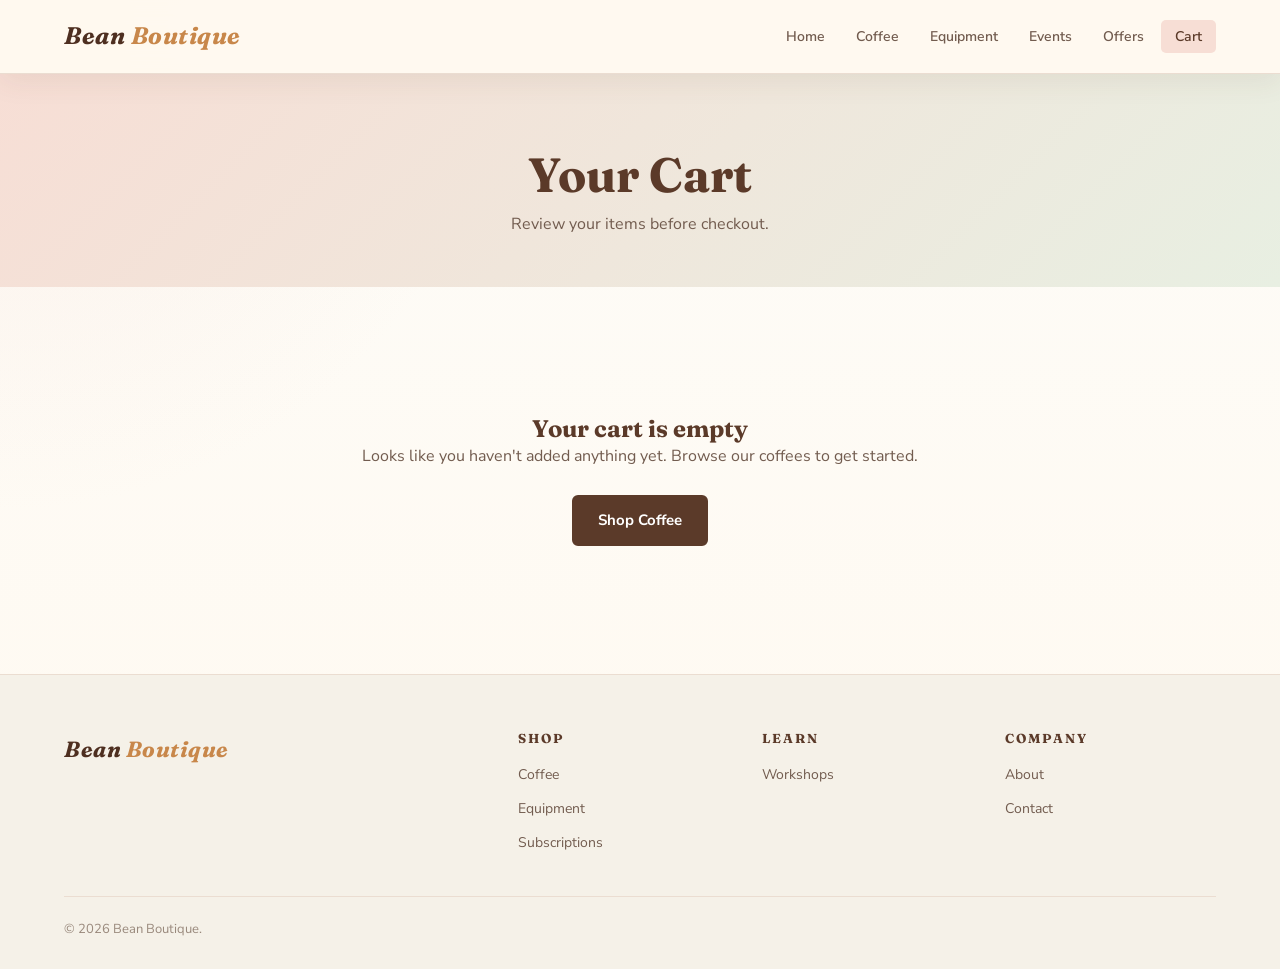
<file: Bean Boutique/BeanBoutique/cart.html>
<!DOCTYPE html>
<html lang="en">
<head>
  <meta charset="UTF-8" />
  <meta name="viewport" content="width=device-width, initial-scale=1.0" />
  <title>Shopping Cart - Bean Boutique</title>
  <link rel="preconnect" href="https://fonts.googleapis.com" />
  <link href="https://fonts.googleapis.com/css2?family=Fraunces:opsz,wght@9..144,600;9..144,700&family=Nunito+Sans:wght@400;600;700;800&display=swap" rel="stylesheet" />
  <link rel="stylesheet" href="styles.css" />
</head>
<body>

  <nav class="navbar" aria-label="Main navigation">
    <div class="container">
      <a href="index.html" class="nav-logo">Bean <span>Boutique</span></a>
      <ul class="nav-links" id="navLinks">
        <li><a href="index.html">Home</a></li>
        <li><a href="coffee.html">Coffee</a></li>
        <li><a href="equipment.html">Equipment</a></li>
        <li><a href="events.html">Events</a></li>
        <li><a href="offers.html">Offers</a></li>
        <li><a href="cart.html" class="nav-cart">Cart <span class="cart-count">0</span></a></li>
      </ul>
      <button class="nav-toggle" aria-label="Toggle menu" aria-expanded="false">
        <span></span><span></span><span></span>
      </button>
    </div>
  </nav>


  <header class="page-hero">
    <div class="container">
      <h1>Your Cart</h1>
      <p>Review your items before checkout.</p>
    </div>
  </header>


  <main>
    <section class="section">
      <div class="container">
        <div class="cart-layout" id="cartLayout">

                  <div>
            <div class="cart-items-list" id="cartItemsList">
            </div>
          </div>

                  <aside class="cart-summary" id="cartSummary">
            <h3>Order Summary</h3>
            <div class="summary-row">
              <span>Subtotal</span>
              <span id="summarySubtotal">0.00 LYD</span>
            </div>
            <div class="summary-row">
              <span>Delivery</span>
              <span id="summaryDelivery">15.00 LYD</span>
            </div>
            <div class="summary-row">
              <span>Discount</span>
              <span id="summaryDiscount">None</span>
            </div>
            <div class="summary-row total">
              <span>Total</span>
              <span id="summaryTotal">0.00 LYD</span>
            </div>

            <div style="margin-top:19px;display:flex;gap:8px;">
              <input type="text" id="promoInput" placeholder="Promo code"
                     style="flex:1;padding:10px 14px;border:2px solid var(--line);border-radius:6px;font-family:'Nunito Sans', sans-serif;font-size:14px;outline:none;" />
              <button class="btn btn-outline" id="promoApply" style="padding:10px 16px;font-size:14px;">Apply</button>
            </div>
            <p id="promoMsg" style="font-size:13px;margin-top:8px;min-height:16px;"></p>

            <button class="btn btn-primary" id="checkoutBtn"
                    style="width:100%;margin-top:24px;padding:14px;font-size:16px;">
              Proceed to Checkout
            </button>
            <a href="coffee.html" style="display:block;text-align:center;margin-top:13px;font-size:13px;color:var(--text-mid);">
              Continue Shopping
            </a>
          </aside>

        </div>

        <div class="cart-empty" id="cartEmpty" style="display:none;">
          <h2>Your cart is empty</h2>
          <p>Looks like you haven't added anything yet. Browse our coffees to get started.</p>
          <a href="coffee.html" class="btn btn-primary" style="margin-top:24px;">Shop Coffee</a>
        </div>

      </div>
    </section>
  </main>


  <footer class="footer">
    <div class="container">
      <div class="footer-grid">
        <div class="footer-brand">
          <a href="index.html" class="nav-logo">Bean <span>Boutique</span></a>
        </div>
        <div class="footer-col"><h4>Shop</h4><ul>
          <li><a href="coffee.html">Coffee</a></li>
          <li><a href="equipment.html">Equipment</a></li>
          <li><a href="offers.html">Subscriptions</a></li>
        </ul></div>
        <div class="footer-col"><h4>Learn</h4><ul>
          <li><a href="events.html">Workshops</a></li>
        </ul></div>
        <div class="footer-col"><h4>Company</h4><ul>
          <li><a href="index.html#about">About</a></li>
          <li><a href="index.html#find-us">Contact</a></li>
        </ul></div>
      </div>
      <div class="footer-bottom">
        <p>&copy; 2026 Bean Boutique.</p>
      </div>
    </div>
  </footer>
  <script src="main.js"></script>

  <script src="cart.js"></script>
</body>
</html>
</file>
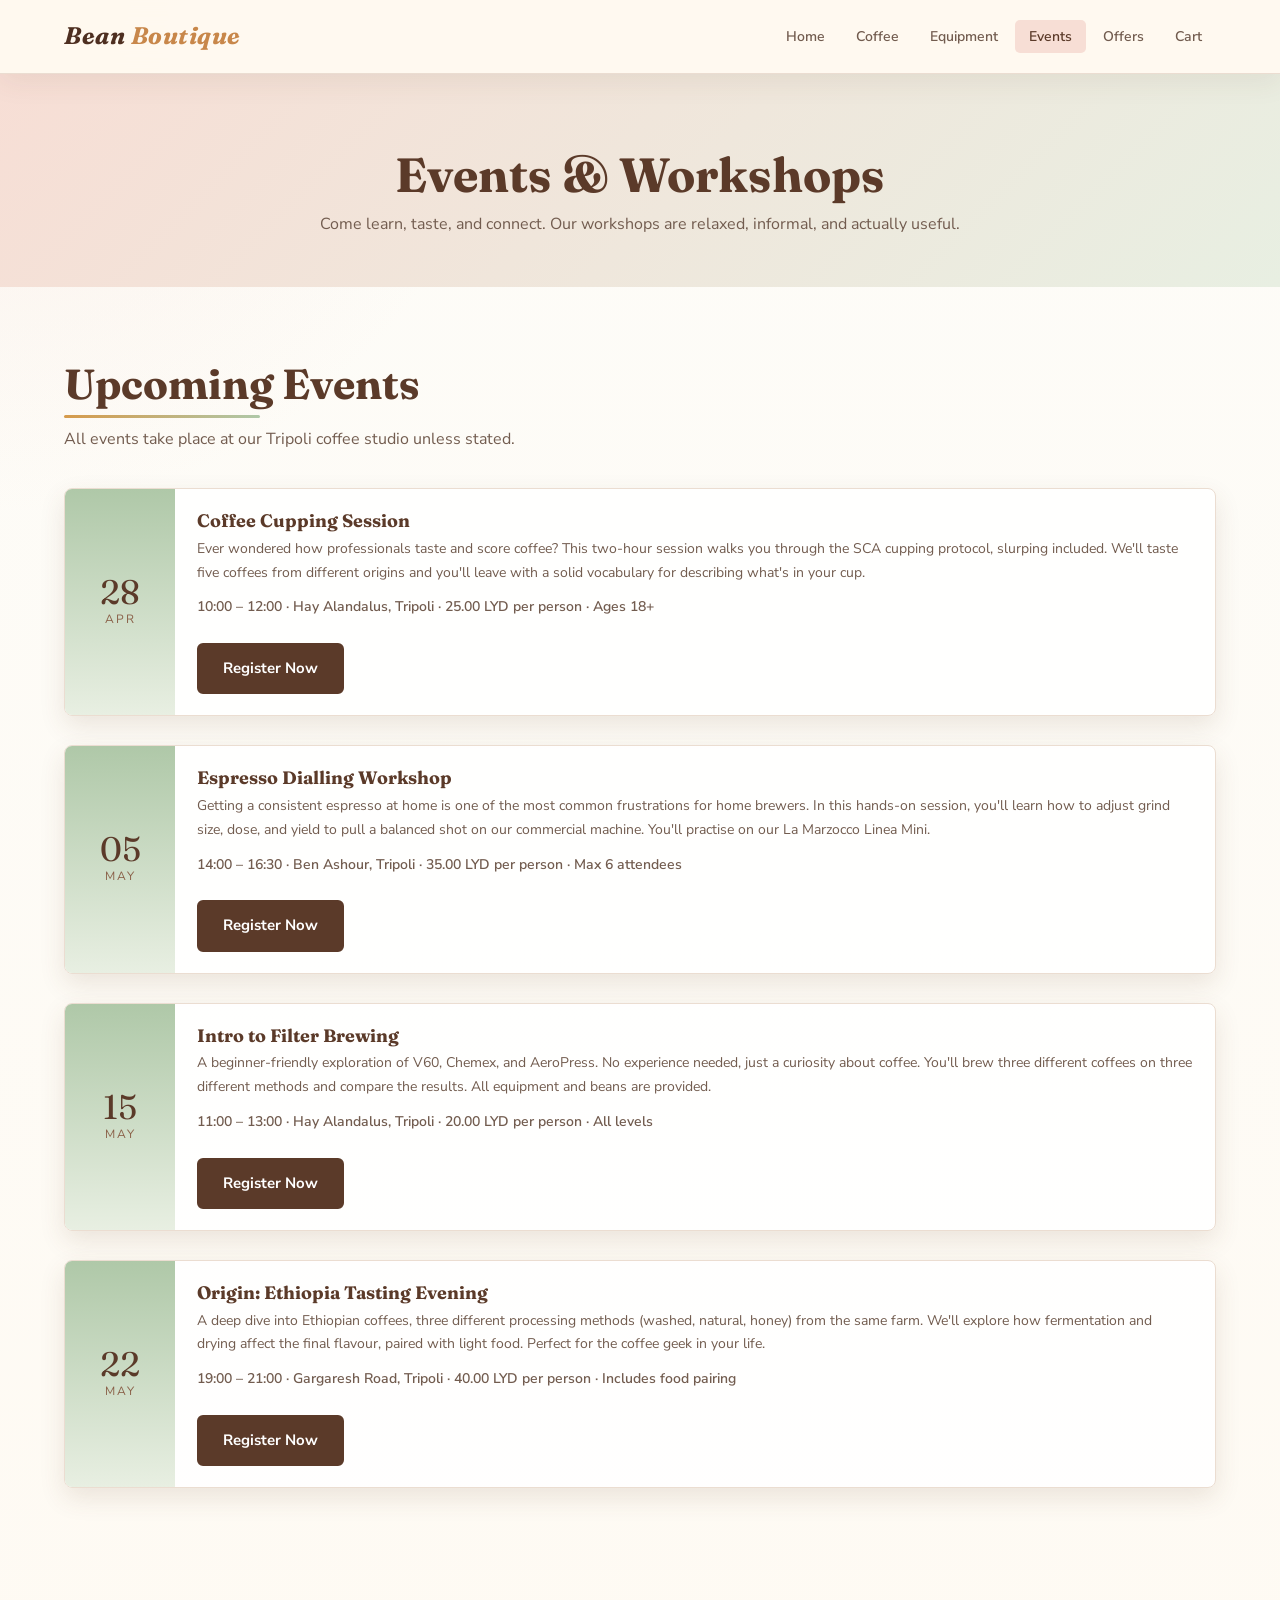
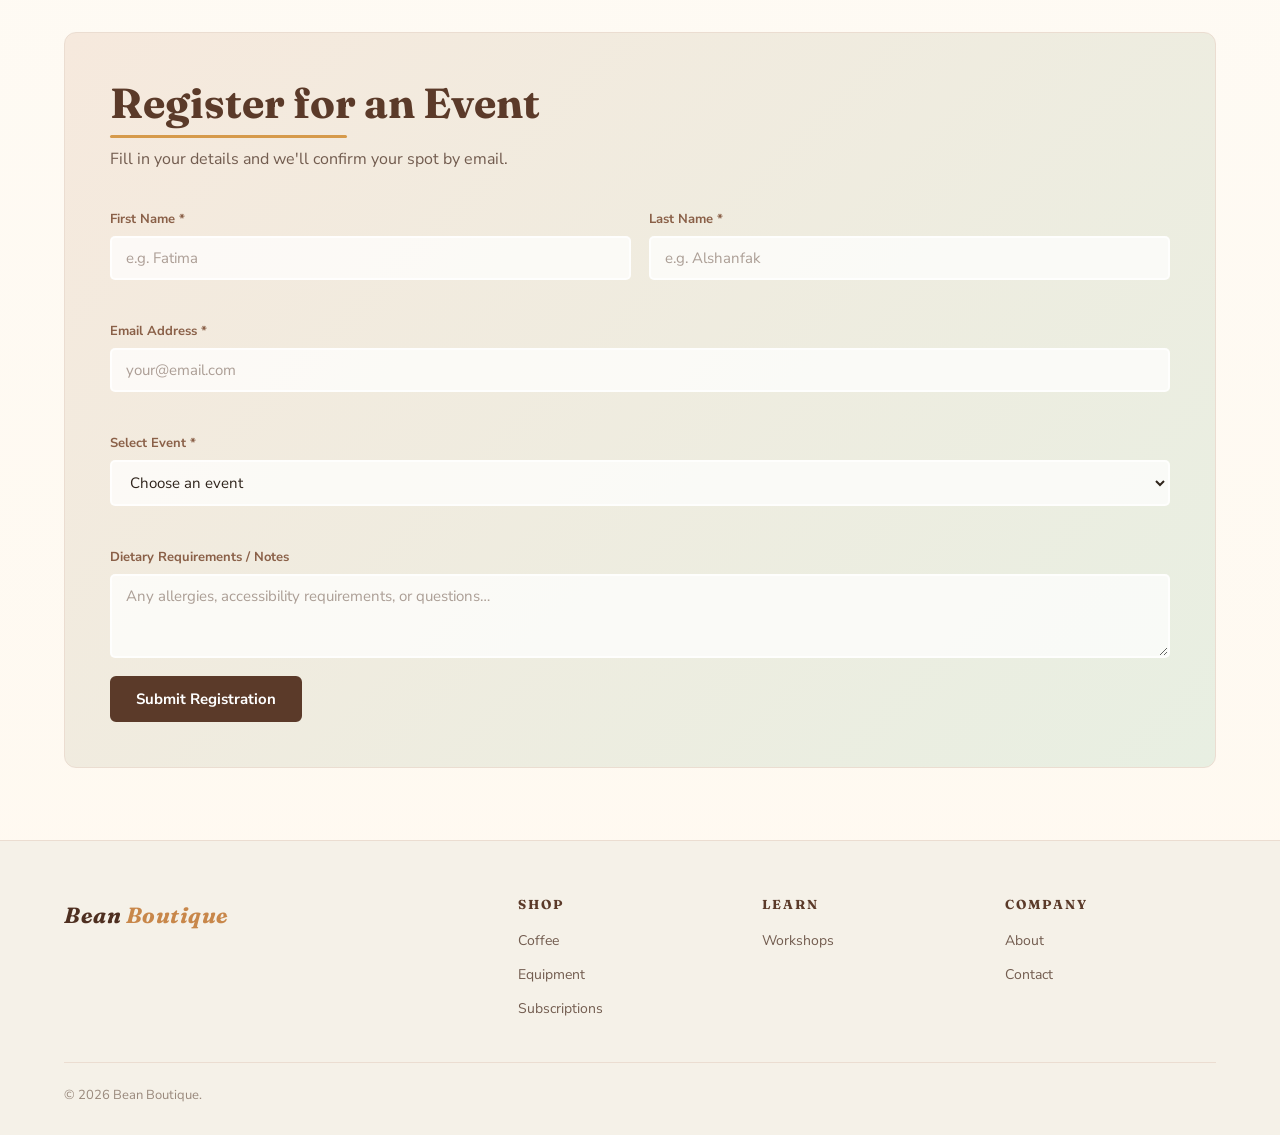
<file: Bean Boutique/BeanBoutique/events.html>
<!DOCTYPE html>
<html lang="en">
<head>
  <meta charset="UTF-8" />
  <meta name="viewport" content="width=device-width, initial-scale=1.0" />
  <title>Events & Workshops - Bean Boutique</title>
  <link rel="preconnect" href="https://fonts.googleapis.com" />
  <link href="https://fonts.googleapis.com/css2?family=Fraunces:opsz,wght@9..144,600;9..144,700&family=Nunito+Sans:wght@400;600;700;800&display=swap" rel="stylesheet" />
  <link rel="stylesheet" href="styles.css" />
</head>
<body>

  <nav class="navbar" aria-label="Main navigation">
    <div class="container">
      <a href="index.html" class="nav-logo">Bean <span>Boutique</span></a>
      <ul class="nav-links" id="navLinks">
        <li><a href="index.html">Home</a></li>
        <li><a href="coffee.html">Coffee</a></li>
        <li><a href="equipment.html">Equipment</a></li>
        <li><a href="events.html">Events</a></li>
        <li><a href="offers.html">Offers</a></li>
        <li><a href="cart.html" class="nav-cart">Cart <span class="cart-count">0</span></a></li>
      </ul>
      <button class="nav-toggle" aria-label="Toggle menu" aria-expanded="false">
        <span></span><span></span><span></span>
      </button>
    </div>
  </nav>


  <header class="page-hero">
    <div class="container">
      <h1>Events & Workshops</h1>
      <p>Come learn, taste, and connect. Our workshops are relaxed, informal, and actually useful.</p>
    </div>
  </header>


  <main>

      <section class="section">
      <div class="container">
        <h2 class="section-title">Upcoming Events</h2>
        <p class="section-subtitle">All events take place at our Tripoli coffee studio unless stated.</p>

        <div class="events-list" role="list">

          <article class="event-item" role="listitem">
            <div class="event-date-block" aria-label="Date: 28 April">
              <span class="day">28</span>
              <span class="month">APR</span>
            </div>
            <div class="event-info">
              <h3>Coffee Cupping Session</h3>
              <p>
                Ever wondered how professionals taste and score coffee? This two-hour
                session walks you through the SCA cupping protocol, slurping included.
                We'll taste five coffees from different origins and you'll leave with a
                solid vocabulary for describing what's in your cup.
              </p>
              <p class="event-meta">10:00 – 12:00 · Hay Alandalus, Tripoli · 25.00 LYD per person · Ages 18+</p>
              <a href="#register" class="btn btn-primary" style="margin-top:.8rem;">Register Now</a>
            </div>
          </article>

          <article class="event-item" role="listitem">
            <div class="event-date-block" aria-label="Date: 5 May">
              <span class="day">05</span>
              <span class="month">MAY</span>
            </div>
            <div class="event-info">
              <h3>Espresso Dialling Workshop</h3>
              <p>
                Getting a consistent espresso at home is one of the most common
                frustrations for home brewers. In this hands-on session, you'll learn
                how to adjust grind size, dose, and yield to pull a balanced shot on our
                commercial machine. You'll practise on our La Marzocco Linea Mini.
              </p>
              <p class="event-meta">14:00 – 16:30 · Ben Ashour, Tripoli · 35.00 LYD per person · Max 6 attendees</p>
              <a href="#register" class="btn btn-primary" style="margin-top:.8rem;">Register Now</a>
            </div>
          </article>

          <article class="event-item" role="listitem">
            <div class="event-date-block" aria-label="Date: 15 May">
              <span class="day">15</span>
              <span class="month">MAY</span>
            </div>
            <div class="event-info">
              <h3>Intro to Filter Brewing</h3>
              <p>
                A beginner-friendly exploration of V60, Chemex, and AeroPress. No
                experience needed, just a curiosity about coffee. You'll brew three
                different coffees on three different methods and compare the results.
                All equipment and beans are provided.
              </p>
              <p class="event-meta">11:00 – 13:00 · Hay Alandalus, Tripoli · 20.00 LYD per person · All levels</p>
              <a href="#register" class="btn btn-primary" style="margin-top:.8rem;">Register Now</a>
            </div>
          </article>

          <article class="event-item" role="listitem">
            <div class="event-date-block" aria-label="Date: 22 May">
              <span class="day">22</span>
              <span class="month">MAY</span>
            </div>
            <div class="event-info">
              <h3>Origin: Ethiopia Tasting Evening</h3>
              <p>
                A deep dive into Ethiopian coffees, three different processing methods
                (washed, natural, honey) from the same farm. We'll explore how
                fermentation and drying affect the final flavour, paired with light food.
                Perfect for the coffee geek in your life.
              </p>
              <p class="event-meta">19:00 – 21:00 · Gargaresh Road, Tripoli · 40.00 LYD per person · Includes food pairing</p>
              <a href="#register" class="btn btn-primary" style="margin-top:.8rem;">Register Now</a>
            </div>
          </article>

        </div>
      </div>
    </section>


      <section class="section" id="register">
      <div class="container">
        <div class="form-section">
          <h2 class="section-title">Register for an Event</h2>
          <p class="section-subtitle">Fill in your details and we'll confirm your spot by email.</p>

          <form class="reg-form" id="regForm" novalidate>

            <div class="form-group">
              <label for="firstName">First Name *</label>
              <input type="text" id="firstName" name="firstName"
                     placeholder="e.g. Fatima" autocomplete="given-name" />
              <span class="form-error" id="errFirstName"></span>
            </div>

            <div class="form-group">
              <label for="lastName">Last Name *</label>
              <input type="text" id="lastName" name="lastName"
                     placeholder="e.g. Alshanfak" autocomplete="family-name" />
              <span class="form-error" id="errLastName"></span>
            </div>

            <div class="form-group full">
              <label for="email">Email Address *</label>
              <input type="email" id="email" name="email"
                     placeholder="your@email.com" autocomplete="email" />
              <span class="form-error" id="errEmail"></span>
            </div>

            <div class="form-group full">
              <label for="eventSelect">Select Event *</label>
              <select id="eventSelect" name="event">
                <option value="">Choose an event</option>
                <option value="cupping-28apr">Coffee Cupping Session, 28 Apr</option>
                <option value="espresso-5may">Espresso Dialling Workshop, 5 May</option>
                <option value="filter-15may">Intro to Filter Brewing, 15 May</option>
                <option value="ethiopia-22may">Origin: Ethiopia Tasting Evening, 22 May</option>
              </select>
              <span class="form-error" id="errEvent"></span>
            </div>

            <div class="form-group full">
              <label for="notes">Dietary Requirements / Notes</label>
              <textarea id="notes" name="notes" rows="3"
                        placeholder="Any allergies, accessibility requirements, or questions…"></textarea>
            </div>

            <div class="form-group full" style="align-items:flex-start;">
              <button type="submit" class="btn btn-primary">Submit Registration</button>
              <p id="formSuccess" style="color:#2ecc71;font-size:.88rem;margin-top:.8rem;display:none;">
                 Registration submitted! We'll confirm your spot shortly.
              </p>
            </div>

          </form>
        </div>
      </div>
    </section>

  </main>


  <footer class="footer">
    <div class="container">
      <div class="footer-grid">
        <div class="footer-brand">
          <a href="index.html" class="nav-logo">Bean <span>Boutique</span></a>
        </div>
        <div class="footer-col"><h4>Shop</h4><ul>
          <li><a href="coffee.html">Coffee</a></li>
          <li><a href="equipment.html">Equipment</a></li>
          <li><a href="offers.html">Subscriptions</a></li>
        </ul></div>
        <div class="footer-col"><h4>Learn</h4><ul>
          <li><a href="events.html">Workshops</a></li>
        </ul></div>
        <div class="footer-col"><h4>Company</h4><ul>
          <li><a href="index.html#about">About</a></li>
          <li><a href="index.html#find-us">Contact</a></li>
        </ul></div>
      </div>
      <div class="footer-bottom">
        <p>&copy; 2026 Bean Boutique.</p>
      </div>
    </div>
  </footer>


  <script src="main.js"></script>
  <script src="events.js"></script>

</body>
</html>
</file>
<file: Bean Boutique/BeanBoutique/styles.css>
:root {
  --brown-dark:   #5B3A29;
  --brown-mid:    #8A6048;
  --gold:         #D69A4B;
  --cream:        #FFF9F0;
  --tan:          #E8EFE2;
  --white:        #FFFFFF;
  --text-dark:    #2F241C;
  --text-mid:     #725C4F;
  --blush:        #F7DED5;
  --foam:         #FDFCF8;
  --sage:         #AFC8A8;
  --line:         #EBDDD1;
  --shadow:       rgba(95, 64, 43, 0.12);
}

*, *::before, *::after {
  box-sizing: border-box;
  margin: 0;
  padding: 0;
}

html { scroll-behavior: smooth; }

body {
  font-family: 'Nunito Sans', 'Helvetica Neue', sans-serif;
  background:
    radial-gradient(circle at top left, rgba(247,222,213,0.36), transparent 32rem),
    linear-gradient(180deg, var(--foam), var(--cream));
  color: var(--text-dark);
  line-height: 1.7;
  font-size: 16px;
}

img { display: block; max-width: 100%; }

a {
  color: inherit;
  text-decoration: none;
}

ul { list-style: none; }

h1, h2, h3, h4 {
  font-family: 'Fraunces', Georgia, serif;
  color: var(--brown-dark);
  line-height: 1.2;
  font-weight: 700;
}

.container {
  width: 90%;
  max-width: 1200px;
  margin-inline: auto;
}

.section-title {
  font-size: 42px;
  margin-bottom: 8px;
  display: inline-block;
  position: relative;
}

.section-title::after {
  content: '';
  display: block;
  height: 3px;
  width: 55%;
  background: linear-gradient(90deg, var(--gold), var(--sage));
  border-radius: 2px;
  margin-top: 6px;
}

.section-subtitle {
  color: var(--text-mid);
  font-size: 16px;
  margin-bottom: 35px;
}

.btn {
  display: inline-block;
  padding: 11px 24px;
  border-radius: 6px;
  font-family: 'Nunito Sans', sans-serif;
  font-size: 15px;
  font-weight: 700;
  cursor: pointer;
  border: 2px solid transparent;
  transition: background 0.25s, color 0.25s, transform 0.2s;
}

.btn-primary {
  background: var(--brown-dark);
  color: var(--white);
  border-color: var(--brown-dark);
}
.btn-primary:hover {
  background: var(--gold);
  border-color: var(--gold);
  color: var(--text-dark);
  transform: translateY(-2px);
}

.btn-outline {
  background: rgba(255,255,255,0.68);
  color: var(--brown-dark);
  border-color: var(--line);
}
.btn-outline:hover {
  background: var(--sage);
  color: var(--text-dark);
  transform: translateY(-2px);
}

.btn-dark {
  background: var(--brown-dark);
  color: var(--white);
  border-color: var(--brown-dark);
}
.btn-dark:hover {
  background: var(--gold);
  border-color: var(--gold);
  color: var(--text-dark);
  transform: translateY(-2px);
}

.navbar {
  position: sticky;
  top: 0;
  z-index: 1000;
  background: rgba(255, 249, 240, 0.94);
  backdrop-filter: blur(14px);
  border-bottom: 1px solid var(--line);
  box-shadow: 0 8px 28px rgba(95,64,43,0.08);
}

.navbar .container {
  display: flex;
  align-items: center;
  justify-content: space-between;
  padding-block: 16px;
}

.nav-logo {
  font-family: 'Georgia', 'Fraunces', serif;
  font-size: 24px;
  color: #4E2F20;
  letter-spacing: 0.5px;
  font-style: italic;
  font-weight: 700;
}

.nav-logo span { color: #C8874A; }

.nav-links {
  display: flex;
  gap: 3px;
  align-items: center;
}

.nav-links a {
  color: var(--text-mid);
  font-size: 14px;
  font-weight: 600;
  padding: 7px 14px;
  border-radius: 5px;
  transition: background 0.2s, color 0.2s;
}

.nav-links a:hover,
.nav-links a.active {
  background: var(--blush);
  color: var(--brown-dark);
}

.nav-cart { position: relative; }
.cart-count {
  position: absolute;
  top: -6px;
  right: -6px;
  background: var(--gold);
  color: var(--text-dark);
  font-size: 10px;
  font-weight: 700;
  border-radius: 50%;
  width: 18px;
  height: 18px;
  display: flex;
  align-items: center;
  justify-content: center;
}

.nav-toggle {
  display: none;
  flex-direction: column;
  gap: 5px;
  cursor: pointer;
  background: none;
  border: none;
  padding: 4px;
}
.nav-toggle span {
  display: block;
  width: 25px;
  height: 3px;
  background: var(--brown-dark);
  border-radius: 3px;
}

.hero {
  position: relative;
  min-height: 680px;
  display: flex;
  align-items: center;
  overflow: hidden;
  background: var(--cream);
}

.hero-bg {
  position: absolute;
  inset: 0;
  background-image:
    linear-gradient(90deg, rgba(255,249,240,.96) 0%, rgba(255,249,240,.84) 42%, rgba(255,249,240,.24) 100%),
    url('images/photo-1495474472287-4d71bcdd2085.jpg');
  background-size: cover;
  background-position: center;
}

.hero-content {
  position: relative;
  z-index: 1;
  max-width: 620px;
}

.hero-eyebrow {
  font-size: 13px;
  font-weight: 700;
  letter-spacing: 3px;
  text-transform: uppercase;
  color: var(--brown-mid);
  margin-bottom: 16px;
}

.hero-title {
  font-size: 64px;
  color: var(--brown-dark);
  margin-bottom: 19px;
  line-height: 1.15;
}

.hero-title em {
  color: var(--gold);
  font-style: normal;
}

.hero-desc {
  color: var(--text-mid);
  font-size: 17px;
  margin-bottom: 32px;
  max-width: 480px;
}

.hero-actions { display: flex; gap: 16px; flex-wrap: wrap; }

.slideshow {
  position: relative;
  overflow: hidden;
  border-radius: 10px;
  border: 1px solid var(--line);
  box-shadow: 0 18px 42px var(--shadow);
}

.slide { display: none; position: relative; }
.slide.active { display: block; }

.slide img {
  width: 100%;
  height: 420px;
  object-fit: cover;
}

.slide-caption {
  position: absolute;
  bottom: 0; left: 0; right: 0;
  background: linear-gradient(transparent, rgba(70,46,32,.74));
  color: var(--white);
  padding: 32px 24px 19px;
}

.slide-caption h3 { font-size: 20px; margin-bottom: 3px; }
.slide-caption p { font-size: 14px; color: var(--foam); }
.slide-caption h3 { color: var(--white); }

.slide-controls {
  position: absolute;
  bottom: 16px;
  right: 16px;
  display: flex;
  gap: 6px;
}

.slide-btn {
  background: rgba(255,255,255,0.22);
  border: none;
  color: var(--white);
  width: 34px; height: 34px;
  border-radius: 50%;
  cursor: pointer;
  font-size: 15px;
  transition: background 0.2s;
  display: flex; align-items: center; justify-content: center;
}
.slide-btn:hover { background: var(--gold); }

.slide-dots {
  position: absolute;
  bottom: 16px; left: 50%;
  transform: translateX(-50%);
  display: flex; gap: 6px;
}
.dot {
  width: 8px; height: 8px;
  border-radius: 50%;
  background: rgba(255,255,255,0.4);
  cursor: pointer; border: none;
  transition: background 0.2s;
}
.dot.active { background: var(--gold); }

.section { padding-block: 72px; }
.section-alt { background: linear-gradient(180deg, var(--tan), #F5F1E8); }

.highlights-grid {
  display: grid;
  grid-template-columns: repeat(auto-fit, minmax(230px, 1fr));
  gap: 29px;
  margin-top: 32px;
}

.highlight-card {
  background: rgba(255,255,255,0.84);
  border: 1px solid var(--line);
  border-radius: 8px;
  padding: 33px 22px 29px;
  text-align: center;
  box-shadow: 0 10px 28px var(--shadow);
  transition: transform 0.25s, box-shadow 0.25s;
  position: relative;
}
.highlight-card::before {
  content: '';
  width: 52px;
  height: 4px;
  border-radius: 999px;
  background: linear-gradient(90deg, var(--sage), var(--gold));
  display: block;
  margin: 0 auto 16px;
}
.highlight-card:hover {
  transform: translateY(-3px);
  box-shadow: 0 16px 34px rgba(95,64,43,0.16);
}

.highlight-card h3 { font-size: 18px; margin-bottom: 6px; }
.highlight-card p { font-size: 14px; color: var(--text-mid); }

.cards-grid {
  display: grid;
  grid-template-columns: repeat(auto-fill, minmax(268px, 1fr));
  gap: 29px;
}

.card {
  background: rgba(255,255,255,0.9);
  border: 1px solid var(--line);
  border-radius: 8px;
  overflow: hidden;
  box-shadow: 0 10px 26px var(--shadow);
  transition: transform 0.25s, box-shadow 0.25s;
  display: flex;
  flex-direction: column;
}
.card:hover {
  transform: translateY(-2px);
  box-shadow: 0 16px 34px rgba(95,64,43,0.16);
}

.card-img-wrap {
  position: relative;
  overflow: hidden;
  height: 220px;
}
.card-img-wrap img {
  width: 100%; height: 100%;
  object-fit: cover;
  object-position: center;
  transition: transform 0.4s ease;
}
.card:hover .card-img-wrap img { transform: scale(1.06); }

.card-tag {
  position: absolute;
  top: 12px; left: 12px;
  background: var(--blush);
  color: var(--brown-dark);
  font-size: 11px;
  font-weight: 700;
  padding: 3px 10px;
  border-radius: 20px;
  letter-spacing: 0.4px;
  text-transform: uppercase;
}

.card-body {
  padding: 21px;
  flex: 1;
  display: flex;
  flex-direction: column;
}

.card-title { font-size: 18px; margin-bottom: 6px; }
.card-desc {
  font-size: 14px;
  color: var(--text-mid);
  flex: 1;
  margin-bottom: 11px;
}

.card-meta {
  font-size: 12px;
  color: var(--brown-mid);
  margin-bottom: 8px;
  font-weight: 600;
}

.card-price {
  font-family: 'Fraunces', Georgia, serif;
  font-size: 19px;
  color: var(--gold);
  margin-bottom: 14px;
}

.card-footer {
  display: flex;
  align-items: center;
  justify-content: flex-end;
  padding: 14px 21px;
  border-top: 1px solid var(--line);
  background: var(--foam);
}

.tasting-notes {
  display: flex;
  flex-wrap: wrap;
  gap: 5px;
  margin-bottom: 11px;
}
.note-chip {
  background: var(--tan);
  color: var(--brown-mid);
  font-size: 11px;
  font-weight: 700;
  padding: 2px 8px;
  border-radius: 20px;
}

.search-wrap {
  position: relative;
  max-width: 460px;
  margin-bottom: 32px;
}

.search-wrap input {
  width: 100%;
  padding: 12px 16px;
  border: 2px solid var(--line);
  border-radius: 30px;
  font-family: 'Nunito Sans', sans-serif;
  font-size: 15px;
  background: var(--white);
  color: var(--text-dark);
  outline: none;
  transition: border-color 0.2s, box-shadow 0.2s;
}
.search-wrap input:focus {
  border-color: var(--gold);
  box-shadow: 0 0 0 3px rgba(214,154,75,0.16);
}

.filter-pills {
  display: flex;
  gap: 8px;
  flex-wrap: wrap;
  margin-bottom: 29px;
}
.pill {
  padding: 5px 16px;
  border-radius: 25px;
  border: 2px solid var(--line);
  background: rgba(255,255,255,0.68);
  color: var(--brown-mid);
  font-family: 'Nunito Sans', sans-serif;
  font-size: 13px;
  font-weight: 700;
  cursor: pointer;
  transition: background 0.2s, color 0.2s;
}
.pill:hover, .pill.active {
  background: var(--sage);
  border-color: var(--sage);
  color: var(--text-dark);
}

.events-list { display: flex; flex-direction: column; gap: 29px; }

.event-item {
  display: grid;
  grid-template-columns: 110px 1fr;
  gap: 22px;
  background: rgba(255,255,255,0.9);
  border: 1px solid var(--line);
  border-radius: 8px;
  overflow: hidden;
  box-shadow: 0 10px 26px var(--shadow);
  transition: box-shadow 0.2s;
}
.event-item:hover { box-shadow: 0 16px 34px rgba(95,64,43,0.16); }

.event-date-block {
  background: linear-gradient(180deg, var(--sage), var(--tan));
  color: var(--brown-dark);
  display: flex;
  flex-direction: column;
  align-items: center;
  justify-content: center;
  padding: 19px 8px;
  text-align: center;
}
.event-date-block .day {
  font-family: 'Fraunces', Georgia, serif;
  font-size: 34px;
  line-height: 1;
}
.event-date-block .month {
  font-size: 12px;
  letter-spacing: 2px;
  text-transform: uppercase;
  color: var(--brown-mid);
}

.event-info { padding: 21px 21px 21px 0; }
.event-info h3 { font-size: 18px; margin-bottom: 5px; }
.event-info p { font-size: 14px; color: var(--text-mid); margin-bottom: 11px; }
.event-meta { font-size: 12px; color: var(--brown-mid); font-weight: 600; }

.form-section {
  background: linear-gradient(135deg, #F6E9DD, #E8EFE2);
  border: 1px solid var(--line);
  border-radius: 12px;
  padding: 45px;
}
.form-section .section-title { color: var(--brown-dark); }
.form-section .section-title::after { background: var(--gold); }
.form-section .section-subtitle { color: var(--text-mid); }

.reg-form {
  display: grid;
  grid-template-columns: 1fr 1fr;
  gap: 18px;
  margin-top: 22px;
}
.form-group { display: flex; flex-direction: column; gap: 6px; }
.form-group.full { grid-column: 1 / -1; }

.form-group label {
  font-size: 13px;
  font-weight: 700;
  color: var(--brown-mid);
}

.form-group input,
.form-group select,
.form-group textarea {
  padding: 10px 14px;
  border: 2px solid rgba(255,255,255,0.76);
  border-radius: 5px;
  background: rgba(255,255,255,0.72);
  color: var(--text-dark);
  font-family: 'Nunito Sans', sans-serif;
  font-size: 15px;
  outline: none;
  transition: border-color 0.2s;
}
.form-group input::placeholder,
.form-group textarea::placeholder { color: rgba(114,92,79,0.58); }
.form-group input:focus,
.form-group select:focus,
.form-group textarea:focus { border-color: var(--gold); }
.form-group select option { background: var(--cream); }

.form-error { font-size: 12px; color: #A84935; min-height: 16px; }

.cart-layout {
  display: grid;
  grid-template-columns: 1fr 350px;
  gap: 35px;
  align-items: start;
}

.cart-items-list { display: flex; flex-direction: column; gap: 14px; }

.cart-item {
  display: grid;
  grid-template-columns: 90px 1fr auto;
  gap: 16px;
  background: rgba(255,255,255,0.9);
  border: 1px solid var(--line);
  border-radius: 8px;
  overflow: hidden;
  box-shadow: 0 8px 22px var(--shadow);
  align-items: center;
  padding: 0 16px 0 0;
}
.cart-item img { width: 90px; height: 90px; object-fit: cover; }
.cart-item-info h4 { font-size: 16px; margin-bottom: 2px; }
.cart-item-info p { font-size: 13px; color: var(--text-mid); }

.qty-control {
  display: flex;
  align-items: center;
  gap: 6px;
  margin-top: 6px;
}
.qty-btn {
  width: 26px; height: 26px;
  border-radius: 50%;
  border: 2px solid var(--gold);
  background: transparent;
  color: var(--gold);
  font-size: 16px;
  cursor: pointer;
  display: flex; align-items: center; justify-content: center;
  transition: background 0.2s, color 0.2s;
}
.qty-btn:hover { background: var(--gold); color: var(--text-dark); }
.qty-display { font-weight: 700; min-width: 22px; text-align: center; }

.cart-item-price {
  font-family: 'Fraunces', Georgia, serif;
  font-size: 18px;
  color: var(--gold);
  white-space: nowrap;
}

.remove-btn {
  background: none;
  border: none;
  color: #c0392b;
  cursor: pointer;
  font-size: 17px;
  margin-left: 11px;
  transition: transform 0.2s;
}
.remove-btn:hover { transform: scale(1.2); }

.cart-summary {
  background: rgba(255,255,255,0.92);
  border: 1px solid var(--line);
  border-radius: 8px;
  padding: 29px;
  box-shadow: 0 12px 30px var(--shadow);
  position: sticky;
  top: 85px;
}
.cart-summary .btn { width: 100%; }
.cart-summary input {
  transition: border-color 0.2s, box-shadow 0.2s;
}
.cart-summary input:focus {
  border-color: var(--gold);
  box-shadow: 0 0 0 3px rgba(214,154,75,0.14);
}
.cart-summary h3 {
  font-size: 19px;
  margin-bottom: 21px;
  padding-bottom: 11px;
  border-bottom: 2px solid var(--line);
}
.summary-row {
  display: flex;
  justify-content: space-between;
  margin-bottom: 11px;
  font-size: 14px;
}
.summary-row.total {
  font-weight: 700;
  font-size: 17px;
  border-top: 2px solid var(--line);
  padding-top: 11px;
  margin-top: 11px;
}
.summary-row span:last-child {
  color: var(--gold);
  font-family: 'Fraunces', Georgia, serif;
}

.cart-empty {
  text-align: center;
  padding: 56px 32px;
  color: var(--text-mid);
}

.promo-banner {
  background: linear-gradient(135deg, #F7DED5 0%, #E8EFE2 100%);
  border: 1px solid var(--line);
  border-radius: 12px;
  padding: 40px 32px;
  color: var(--text-dark);
  display: flex;
  align-items: center;
  gap: 32px;
  flex-wrap: wrap;
  margin-bottom: 48px;
  position: relative;
  overflow: hidden;
}
.promo-banner h2 { font-size: 30px; color: var(--brown-dark); }
.promo-banner p {
  color: var(--text-mid);
  font-size: 16px;
  max-width: 540px;
  line-height: 1.6;
}
.promo-badge {
  background: var(--white);
  color: var(--brown-dark);
  font-size: 20px;
  font-family: 'Fraunces', Georgia, serif;
  font-weight: 700;
  padding: 12px 20px;
  border-radius: 10px;
  white-space: nowrap;
  letter-spacing: 1px;
}

.plans-grid {
  display: grid;
  grid-template-columns: repeat(auto-fit, minmax(255px, 1fr));
  gap: 29px;
}

.plan-card {
  background: rgba(255,255,255,0.9);
  border-radius: 8px;
  padding: 35px 29px;
  box-shadow: 0 10px 26px var(--shadow);
  display: flex;
  flex-direction: column;
  gap: 14px;
  position: relative;
  border: 2px solid var(--line);
  transition: border-color 0.25s, box-shadow 0.25s, transform 0.25s;
}
.plan-card:hover {
  box-shadow: 0 16px 34px rgba(95,64,43,0.16);
  transform: translateY(-2px);
}
.plan-card.featured { border-color: var(--gold); }

.plan-badge {
  position: absolute;
  top: -12px;
  left: 50%;
  transform: translateX(-50%);
  background: var(--brown-dark);
  color: var(--white);
  font-size: 11px;
  font-weight: 700;
  padding: 3px 13px;
  border-radius: 20px;
  letter-spacing: 1px;
  text-transform: uppercase;
  white-space: nowrap;
}
.plan-name {
  font-size: 13px;
  font-weight: 700;
  letter-spacing: 2px;
  text-transform: uppercase;
  color: var(--brown-mid);
}
.plan-price {
  font-family: 'Fraunces', Georgia, serif;
  font-size: 37px;
  color: var(--brown-dark);
  line-height: 1;
}
.plan-price span { font-size: 15px; font-family: 'Nunito Sans', sans-serif; color: var(--text-mid); }
.plan-desc { font-size: 14px; color: var(--text-mid); }
.plan-features {
  list-style: none;
  display: flex;
  flex-direction: column;
  gap: 9px;
  flex: 1;
}
.plan-features li { font-size: 14px; display: flex; gap: 8px; align-items: flex-start; }
.plan-features li::before {
  content: '';
  width: 7px;
  height: 7px;
  border-radius: 50%;
  background: var(--gold);
  margin-top: 6px;
  flex-shrink: 0;
}

.modal-overlay {
  position: fixed;
  inset: 0;
  background: rgba(47,36,28,0.32);
  z-index: 2000;
  display: flex;
  align-items: center;
  justify-content: center;
}
.modal-overlay.hidden { display: none; }

.modal {
  background: var(--foam);
  border: 1px solid var(--line);
  border-radius: 12px;
  padding: 45px 35px;
  max-width: 480px;
  width: 90%;
  position: relative;
  text-align: center;
  box-shadow: 0 18px 48px rgba(95,64,43,0.22);
}

.modal-close {
  position: absolute;
  top: 16px; right: 19px;
  background: none;
  border: none;
  font-size: 22px;
  cursor: pointer;
  color: var(--text-mid);
  transition: color 0.2s;
}
.modal-close:hover { color: var(--brown-dark); }

.modal h2 { font-size: 24px; margin-bottom: 8px; }
.modal p { color: var(--text-mid); font-size: 14px; margin-bottom: 22px; }

.modal-form {
  display: flex;
  gap: 8px;
  flex-wrap: wrap;
  justify-content: center;
}
.modal-form input {
  flex: 1;
  min-width: 170px;
  padding: 10px 14px;
  border: 2px solid var(--line);
  border-radius: 5px;
  font-family: 'Nunito Sans', sans-serif;
  font-size: 14px;
  outline: none;
  transition: border-color 0.2s;
}
.modal-form input:focus { border-color: var(--gold); }
.modal-skip {
  display: block;
  margin-top: 14px;
  font-size: 13px;
  color: var(--text-mid);
  cursor: pointer;
  text-decoration: underline;
  background: none;
  border: none;
}

.social-feed {
  background: linear-gradient(180deg, var(--cream), var(--foam));
  padding-block: 64px;
}

.social-feed-grid {
  display: grid;
  grid-template-columns: repeat(auto-fill, minmax(220px, 1fr));
  gap: 22px;
  margin-top: 32px;
}

.social-post {
  background: rgba(255,255,255,0.92);
  border: 1px solid var(--line);
  border-radius: 8px;
  overflow: hidden;
  box-shadow: 0 8px 22px var(--shadow);
  transition: transform 0.2s;
}
.social-post:hover { transform: translateY(-2px); }

.social-post img {
  width: 100%;
  height: 180px;
  object-fit: cover;
}

.social-post-body {
  padding: 14px 16px;
}

.social-post-meta {
  font-size: 12px;
  color: var(--brown-mid);
  font-weight: 700;
  margin-bottom: 5px;
}

.social-post-body p {
  font-size: 14px;
  color: var(--text-mid);
  line-height: 1.5;
}

.footer {
  background: #F5F1E8;
  color: var(--text-mid);
  padding-block: 56px 29px;
  border-top: 1px solid var(--line);
}

.footer-grid {
  display: grid;
  grid-template-columns: 2fr 1fr 1fr 1fr;
  gap: 32px;
  margin-bottom: 40px;
}

.footer-brand .nav-logo {
  font-size: 22px;
  display: inline-block;
  margin-bottom: 14px;
}

.footer-brand p { font-size: 14px; line-height: 1.8; max-width: 270px; }

.footer-col h4 {
  color: var(--brown-dark);
  font-size: 13px;
  letter-spacing: 2px;
  text-transform: uppercase;
  margin-bottom: 14px;
}

.footer-col ul { display: flex; flex-direction: column; gap: 7px; }
.footer-col a {
  font-size: 14px;
  color: var(--text-mid);
  transition: color 0.2s;
}
.footer-col a:hover { color: var(--gold); }

.footer-bottom {
  border-top: 1px solid var(--line);
  padding-top: 21px;
  display: flex;
  justify-content: space-between;
  flex-wrap: wrap;
  gap: 8px;
  font-size: 13px;
  color: rgba(114,92,79,0.7);
}

.map-container {
  border-radius: 8px;
  overflow: hidden;
  box-shadow: 0 12px 30px var(--shadow);
  height: 360px;
}
.map-container iframe {
  width: 100%;
  height: 100%;
  border: none;
}

.contact-details {
  display: flex;
  flex-wrap: wrap;
  gap: 24px;
  margin-top: 26px;
  justify-content: center;
}
.contact-details p {
  font-size: 15px;
  color: var(--text-mid);
}

.page-hero {
  background: linear-gradient(135deg, #F7DED5 0%, #E8EFE2 100%);
  padding-block: 72px 48px;
  text-align: center;
}
.page-hero h1 { color: var(--brown-dark); font-size: 48px; }
.page-hero p { color: var(--text-mid); margin-top: 8px; font-size: 16px; }

.no-results {
  grid-column: 1 / -1;
  text-align: center;
  padding: 40px;
  color: var(--text-mid);
  display: none;
}

.toast {
  position: fixed;
  bottom: 29px;
  right: 29px;
  background: var(--brown-dark);
  color: var(--white);
  padding: 14px 22px;
  border-radius: 10px;
  box-shadow: 0 12px 30px rgba(95,64,43,0.24);
  font-size: 14px;
  z-index: 3000;
  transform: translateY(90px);
  opacity: 0;
  transition: transform 0.35s ease, opacity 0.35s ease;
  display: flex;
  align-items: center;
  gap: 8px;
}
.toast.show { transform: translateY(0); opacity: 1; }

.countdown-wrap {
  display: flex;
  gap: 14px;
  flex-wrap: wrap;
  margin-top: 21px;
}
.countdown-block {
  text-align: center;
  background: rgba(255,255,255,0.58);
  border-radius: 8px;
  padding: 11px 16px;
  min-width: 72px;
}
.countdown-num {
  font-family: 'Fraunces', Georgia, serif;
  font-size: 29px;
  color: var(--brown-dark);
  line-height: 1;
}
.countdown-label { font-size: 11px; color: var(--brown-mid); letter-spacing: 1px; text-transform: uppercase; }

@media (max-width: 900px) {
  .footer-grid { grid-template-columns: 1fr 1fr; }
  .cart-layout { grid-template-columns: 1fr; }
  .cart-summary { position: static; }
}

@media (max-width: 640px) {
  .section-title { font-size: 32px; }
  .hero { min-height: 560px; }
  .hero-title { font-size: 40px; }
  .promo-banner h2 { font-size: 24px; }
  .page-hero h1 { font-size: 34px; }

  .nav-links {
    display: none;
    position: absolute;
    top: 100%; left: 0; right: 0;
    background: rgba(255,249,240,0.98);
    flex-direction: column;
    padding: 16px;
    gap: 0;
    box-shadow: 0 14px 28px rgba(95,64,43,0.12);
  }
  .nav-links.open { display: flex; }
  .nav-links a {
    padding: 10px 16px;
    border-radius: 0;
    border-bottom: 1px solid var(--line);
  }
  .nav-toggle { display: flex; }
  .navbar .container { position: relative; }

  .hero-actions { flex-direction: column; }
  .hero-actions .btn { text-align: center; }

  .reg-form { grid-template-columns: 1fr; }
  .form-group.full { grid-column: 1; }

  .event-item { grid-template-columns: 80px 1fr; }

  .footer-grid { grid-template-columns: 1fr; }
  .footer-brand p { max-width: 100%; }

  .cart-item { grid-template-columns: 70px 1fr; }
  .cart-item-price { grid-column: 1 / -1; padding: 0 16px 8px; }

  .promo-banner { flex-direction: column; text-align: center; }

  .social-feed-grid { grid-template-columns: 1fr 1fr; }
}

@media (max-width: 400px) {
  .social-feed-grid { grid-template-columns: 1fr; }
}
</file>
